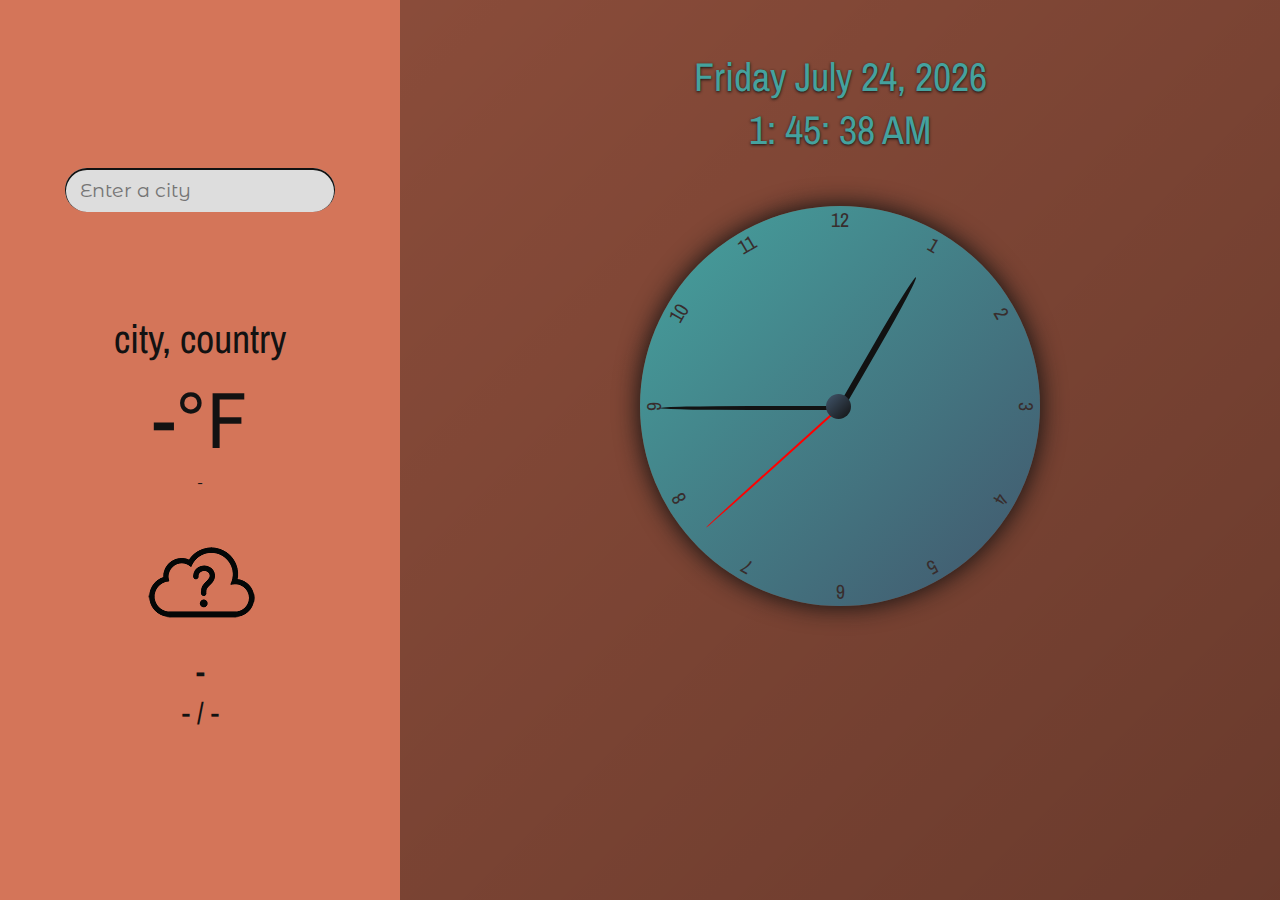
<file: index.html>
<!DOCTYPE html>
<html lang="en">
<head>
  <meta charset="UTF-8">
  <meta name="viewport" content="width=device-width, initial-scale=1.0">
  <title>Weather App</title>
  <link rel="stylesheet" href="weatherapp.css">
  <link rel="stylesheet" href="https://use.fontawesome.com/releases/v5.12.1/css/all.css" crossorigin="anonymous">
</head>
<body>
  <main>
    <!-- WEATHER APP -->
    <div class="weather-app">
      <input type="text" autocomplete="off" class="search-box" placeholder="Enter a city" />
      <section class="current-temp">
        <div class="city">city, country</div>
        <div class="current">
          <div class="temp">-<span>°F</span></div>
          <div class="feels-like"><span>-</span></div>
          <div class="weather-icon"><img src="../icons/unknown.png" /></div>
          <div class="weather-desc">-</div>
          <div class="temp-range">- / - </div>
        </div>
      </section>
    </div>

    <section id="time-section"><div class="tint"></div>
    <!-- DIGITAL CLOCK -->
    <div class="watch">
      <div class="date">Sunday September 20, 2020</div>
      <div class="time">6:05:15 pm</div>
    </div>

    <!-- ANALOG CLOCK -->
    <div class="clock">
      <div class="clock-face">        

        <div class="hour marker12">12</div>
        <div class="hour marker1">1</div>
        <div class="hour marker2">2</div>
        <div class="hour marker3">3</div>
        <div class="hour marker4">4</div>
        <div class="hour marker5">5</div>
        <div class="hour marker6">6</div>
        <div class="hour marker7">7</div>
        <div class="hour marker8">8</div>
        <div class="hour marker9">9</div>
        <div class="hour marker10">10</div>
        <div class="hour marker11">11</div>

        <div class="clock-center"></div>
        <div class="clock-hand hour-hand"></div>
        <div class="clock-hand minute-hand"></div>
        <div class="clock-hand second-hand"></div>
      </div>
    </div>
  </section>

  </main>  
  <script src="weatherapp.js"></script>
  <script src="clock.js"></script>
</body>
</html>
</file>
<file: weatherapp.css>
/*
* Prefixed by https://autoprefixer.github.io
* PostCSS: v7.0.29,
* Autoprefixer: v9.7.6
* Browsers: last 4 version
*/

@import url("https://fonts.googleapis.com/css2?family=Montserrat+Alternates&family=Archivo+Narrow&display=swap");

:root {
  --main-black: #121212;
  --main-brightblue: #66fcf1;
  --main-white: #dddddd;
  --main-blue: #45a29e;
  --main-darkblue: #42566c;
  --main-lightblack: #382d2d;
  --secondary-color: #eea991;
}

* {
  -webkit-box-sizing: border-box;
  box-sizing: border-box;
  margin: 0;
  padding: 0;
  scroll-behavior: smooth;
}

body {
  overflow-x: hidden;
  font-family: "Archivo Narrow", sans-serif;
  background: #d47559;
}

main {
  display: -webkit-box;
  display: -ms-flexbox;
  display: flex;
  -webkit-box-pack: center;
  -ms-flex-pack: center;
  justify-content: center;
  -webkit-box-align: center;
  -ms-flex-align: center;
  align-items: center;
  height: 100vh;
}

.return {
  position: absolute;
  left: 0;
  top: 0;
  padding: 10px;
}

.return a {
  color: var(--main-darkblue);
  font-size: 1.5rem;
  -webkit-transition: all 0.2s ease;
  -o-transition: all 0.2s ease;
  transition: all 0.2s ease;
}

.return a:hover {
  color: var(--secondary-color);
}

/* ------------------------------------------------------ */
/* WEATHER APP */
/* ------------------------------------------------------ */
.weather-app {
  background-color: #d47559;
  color: var(--main-black);
  padding: 0 20px;
  height: 100%;
  min-width: 400px;
  width: 25vw;
  display: -webkit-box;
  display: -ms-flexbox;
  display: flex;
  -webkit-box-orient: vertical;
  -webkit-box-direction: normal;
  -ms-flex-direction: column;
  flex-direction: column;
  -webkit-box-align: center;
  -ms-flex-align: center;
  align-items: center;
  -webkit-box-pack: center;
  -ms-flex-pack: center;
  justify-content: center;
  margin-right: auto;
}

.weather-app input {
  width: 75%;
  font-size: 1.2rem;
  font-family: "Montserrat Alternates", sans-serif;
  margin-bottom: 100px;
  padding: 10px 15px;
  background: var(--main-white);
  -webkit-box-shadow: inset 0px 1px 0px 1px var(--main-black);
  box-shadow: inset 0px 1px 0px 1px var(--main-black);
  border-radius: 25px;
  border: none;
}

.weather-app input:focus {
  outline: none;
}

.current {
  display: -webkit-box;
  display: -ms-flexbox;
  display: flex;
  -webkit-box-orient: vertical;
  -webkit-box-direction: normal;
  -ms-flex-direction: column;
  flex-direction: column;
  -webkit-box-align: center;
  -ms-flex-align: center;
  align-items: center;
}

.city {
  font-size: 2.5rem;
}

.temp {
  font-size: 5rem;
}

.feels-like {
  font-family: "Montserrat Alternates", sans-serif;
  font-size: 1rem;
  margin-bottom: 25px;
}

.weather-desc {
  font-size: 2rem;
  font-weight: 700;
}

.temp-range {
  font-size: 1.8rem;
}

/* ------------------------------------------------------ */
/* TIME APP */
/* ------------------------------------------------------ */
#time-section {
  display: -webkit-box;
  display: -ms-flexbox;
  display: flex;
  -webkit-box-orient: vertical;
  -webkit-box-direction: normal;
  -ms-flex-direction: column;
  flex-direction: column;
  background: url("https://i.picsum.photos/id/103/2592/1936.jpg?hmac=aC1FT3vX9bCVMIT-KXjHLhP6vImAcsyGCH49vVkAjPQ");
  background-repeat: no-repeat;
  background-size: cover;
  background-position: center;
  -webkit-box-flex: 1;
  -ms-flex: 1;
  flex: 1;
  height: 100%;
  position: relative;
}

.tint {
  background: -o-linear-gradient(
    315deg,
    rgba(0, 0, 0, 0.35),
    rgba(0, 0, 0, 0.5)
  );
  background: linear-gradient(135deg, rgba(0, 0, 0, 0.35), rgba(0, 0, 0, 0.5));
  width: 100%;
  height: 100%;
  position: absolute;
}

/* ------------------------------------------------------ */
/* DIGITAL CLOCK */
/* ------------------------------------------------------ */
.watch {
  padding: 50px 0;
  font-size: 2.5rem;
  display: -webkit-box;
  display: -ms-flexbox;
  display: flex;
  -webkit-box-orient: vertical;
  -webkit-box-direction: normal;
  -ms-flex-direction: column;
  flex-direction: column;
  -webkit-box-pack: center;
  -ms-flex-pack: center;
  justify-content: center;
  -webkit-box-align: center;
  -ms-flex-align: center;
  align-items: center;
  position: relative;
  color: var(--main-blue);
  text-shadow: 0 1px 3px var(--main-black);
}

/* ------------------------------------------------------ */
/* ANALOG CLOCK */
/* ------------------------------------------------------ */
.clock {
  -webkit-box-flex: 1;
  -ms-flex: 1;
  flex: 1;
  display: -webkit-box;
  display: -ms-flexbox;
  display: flex;
  -webkit-box-pack: center;
  -ms-flex-pack: center;
  justify-content: center;
  -webkit-box-align: start;
  -ms-flex-align: start;
  align-items: flex-start;
}

.clock-face {
  width: 400px;
  height: 400px;
  background: -o-linear-gradient(
    315deg,
    var(--main-blue),
    var(--main-darkblue)
  );
  background: linear-gradient(135deg, var(--main-blue), var(--main-darkblue));
  border-radius: 50%;
  -webkit-box-shadow: 0 0 25px 1px var(--main-black);
  box-shadow: 0 0 25px 1px var(--main-black);
  position: relative;
}

.hour {
  height: 100%;
  width: 100%;
  text-align: center;
  position: absolute;
  font-size: 1.25rem;
  color: var(--main-lightblack);
}

.hour.marker1 {
  -webkit-transform: rotate(30deg);
  -ms-transform: rotate(30deg);
  transform: rotate(30deg);
}
.hour.marker2 {
  -webkit-transform: rotate(60deg);
  -ms-transform: rotate(60deg);
  transform: rotate(60deg);
}
.hour.marker3 {
  -webkit-transform: rotate(90deg);
  -ms-transform: rotate(90deg);
  transform: rotate(90deg);
}
.hour.marker4 {
  -webkit-transform: rotate(120deg);
  -ms-transform: rotate(120deg);
  transform: rotate(120deg);
}
.hour.marker5 {
  -webkit-transform: rotate(150deg);
  -ms-transform: rotate(150deg);
  transform: rotate(150deg);
}
.hour.marker6 {
  -webkit-transform: rotate(180deg);
  -ms-transform: rotate(180deg);
  transform: rotate(180deg);
}
.hour.marker7 {
  -webkit-transform: rotate(210deg);
  -ms-transform: rotate(210deg);
  transform: rotate(210deg);
}
.hour.marker8 {
  -webkit-transform: rotate(240deg);
  -ms-transform: rotate(240deg);
  transform: rotate(240deg);
}
.hour.marker9 {
  -webkit-transform: rotate(270deg);
  -ms-transform: rotate(270deg);
  transform: rotate(270deg);
}
.hour.marker10 {
  -webkit-transform: rotate(300deg);
  -ms-transform: rotate(300deg);
  transform: rotate(300deg);
}
.hour.marker11 {
  -webkit-transform: rotate(330deg);
  -ms-transform: rotate(330deg);
  transform: rotate(330deg);
}

.clock-center {
  width: 25px;
  height: 25px;
  background: -o-linear-gradient(
    315deg,
    var(--main-darkblue),
    var(--main-black)
  );
  background: linear-gradient(135deg, var(--main-darkblue), var(--main-black));
  border-radius: 50%;
  position: absolute;
  left: 46.5%;
  top: 47%;
  z-index: 5;
}

.clock-hand {
  width: 45%;
  left: 5%;
  background: var(--main-black);
  border-radius: 50% 0 0 50%;
  position: absolute;
  top: 50%;
  -webkit-transform-origin: 100%;
  -ms-transform-origin: 100%;
  transform-origin: 100%;
  -webkit-transform: rotate(90deg);
  -ms-transform: rotate(90deg);
  transform: rotate(90deg);
}

.hour-hand {
  z-index: 4;
  height: 6px;
  width: 38%;
  left: 12%;
}

.minute-hand {
  z-index: 3;
  height: 4px;
}

.second-hand {
  z-index: 2;
  height: 2px;
  background: red;
}

@media (max-width: 850px) {
  body {
    background: var(--main-darkblue);
  }
  main {
    -webkit-box-orient: vertical;
    -webkit-box-direction: normal;
    -ms-flex-direction: column;
    flex-direction: column;
    -webkit-box-pack: center;
    -ms-flex-pack: center;
    justify-content: center;
    -webkit-box-align: center;
    -ms-flex-align: center;
    align-items: center;
  }
  .weather-app {
    height: 100%;
    width: 100%;
  }
  .weather-app input {
    margin-bottom: 25px;
  }
  #time-section {
    width: 100%;
    min-height: auto;
    background: var(--main-darkblue);
  }
  .watch {
    font-size: 2rem;
    padding: 10px 0;
  }
  .tint {
    height: auto;
  }
  .clock {
    display: none;
  }
}
</file>
